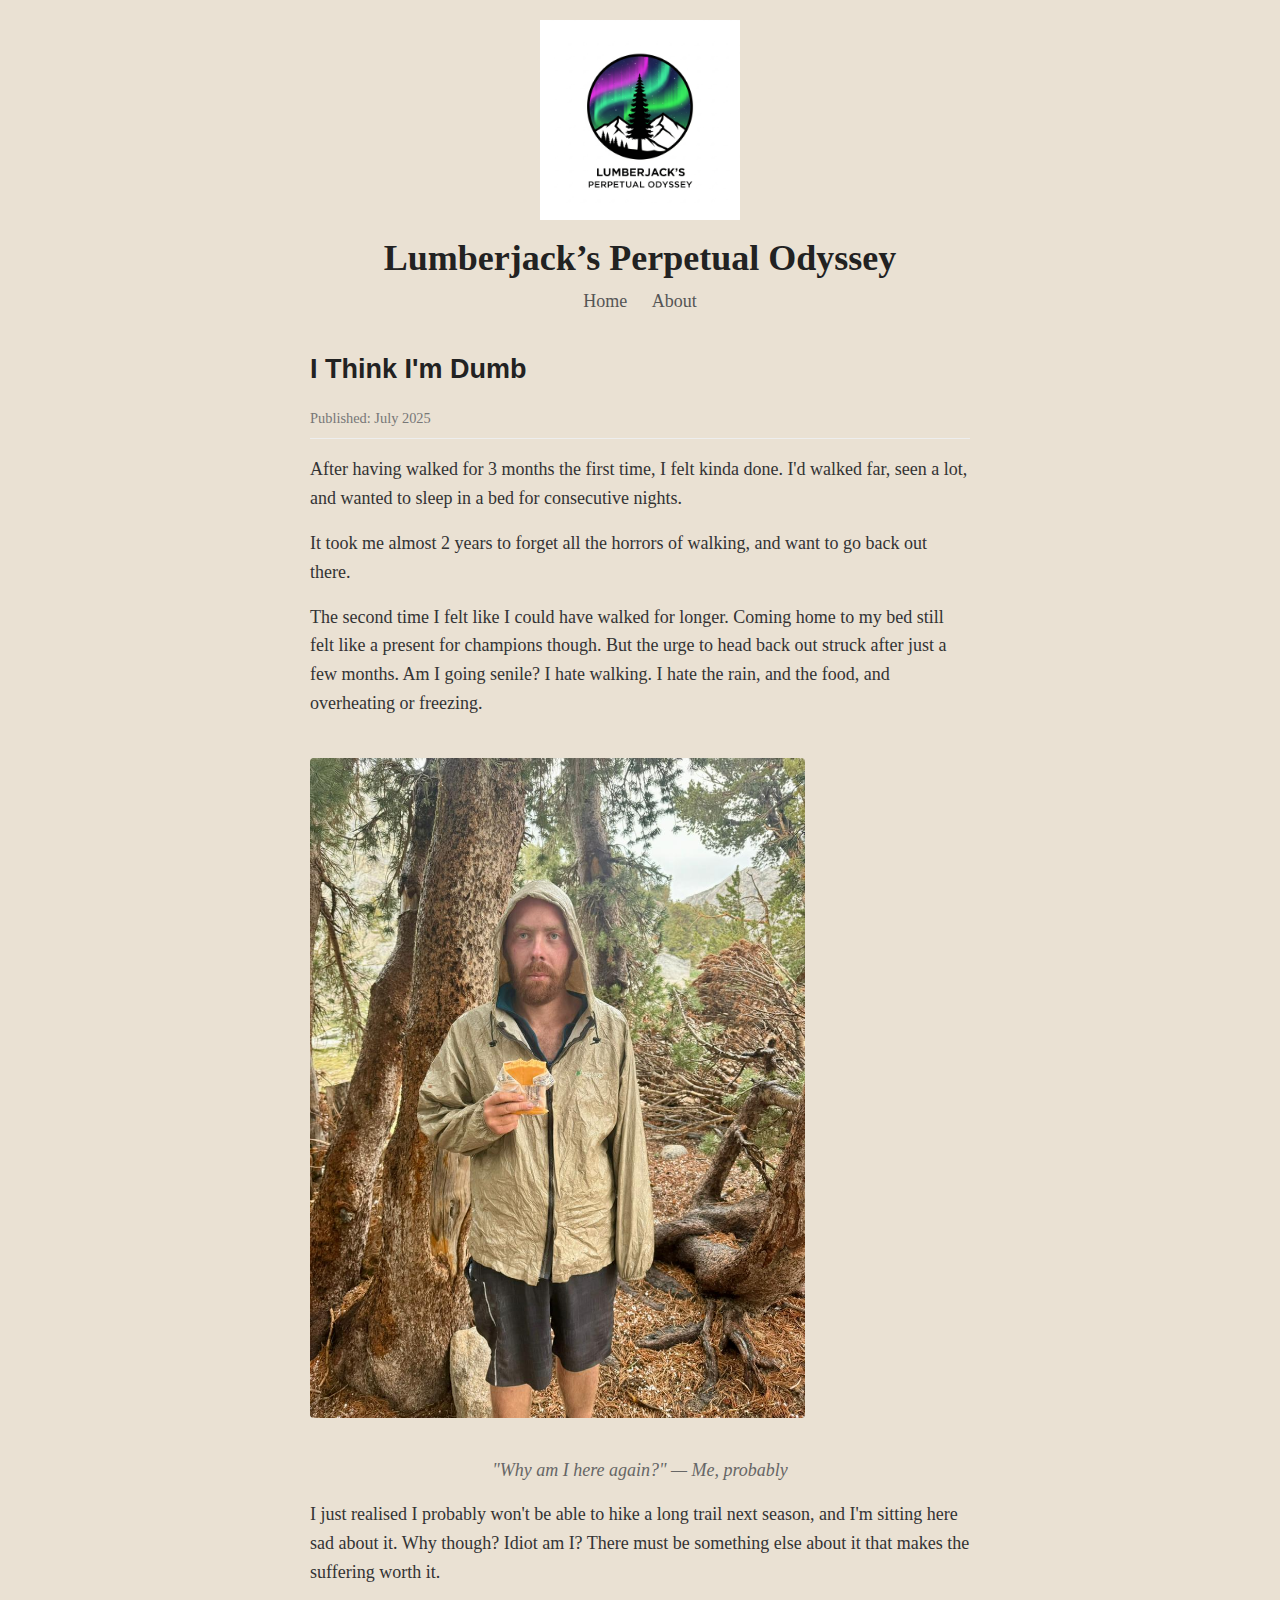
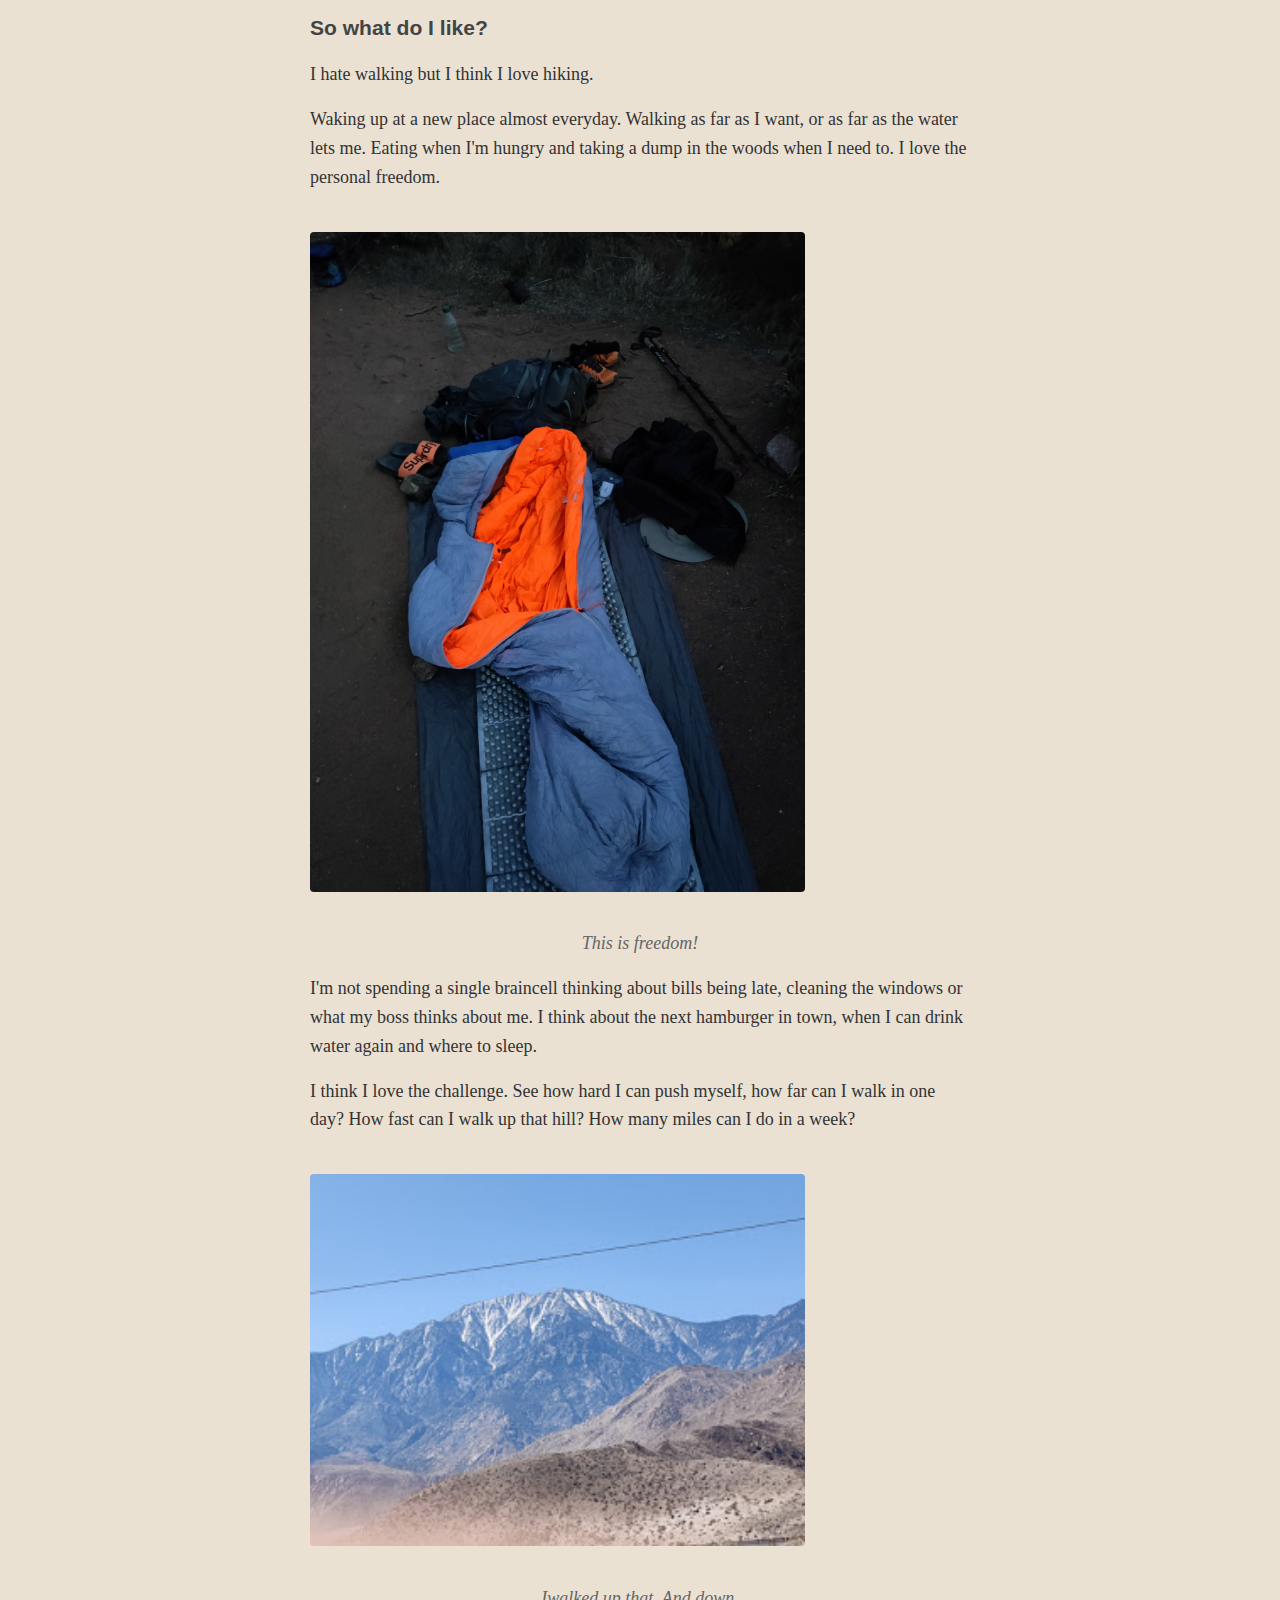
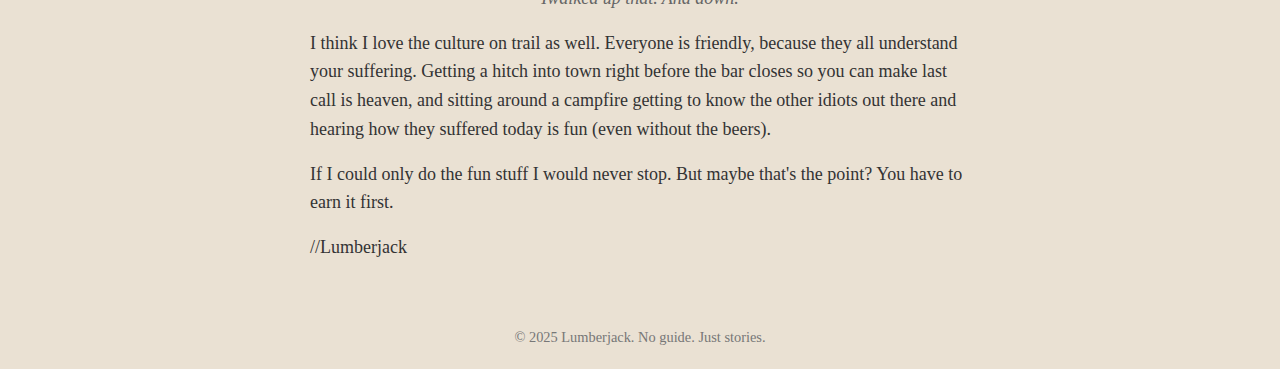
<file: posts/I-think_im_dumb.html>
<!DOCTYPE html>
<html lang="en">

<head>
    <meta charset="UTF-8" />
    <meta name="viewport" content="width=device-width, initial-scale=1.0" />
    <meta name="description" content="Why do I keep hiking if I hate walking? Lumberjack's existential trail crisis.">
    <title>I Think I'm Dumb - Lumberjack’s Perpetual Odyssey</title>
    <link rel="stylesheet" href="../css/style.css" />
</head>

<body>
    <header>
        <a href="../index.html"><img src="../Photos/Logos/LumberjackLogo.jpeg" alt="Logo of Lumberjack"
                height="200px"></a>
        <h1><a href="../index.html">Lumberjack’s Perpetual Odyssey</a></h1>
        <nav>
            <a href="../index.html">Home</a>
            <a href="../about-me.html">About</a>
        </nav>
    </header>

    <main class="post-content">
        <article>
            <h2>I Think I'm Dumb</h2>
            <p class="post-date">Published: July 2025</p>

            <p>After having walked for 3 months the first time, I felt kinda done. I'd walked far, seen a lot, and
                wanted to sleep in a bed for consecutive nights.</p>

            <p>It took me almost 2 years to forget all the horrors of walking, and want to go back out there.</p>

            <p>The second time I felt like I could have walked for longer. Coming home to my bed still felt like a
                present for champions though. But the urge to head back out struck after just a few months. Am I going
                senile? I hate walking. I hate the rain, and the food, and overheating or freezing.</p>

            <figure>
                <img src="../Photos\Not-scenery\Silver_pass_cheese.jpg" alt="Me being miserable in the rain"
                    class="image-medium">
                <figcaption>"Why am I here again?" — Me, probably</figcaption>
            </figure>

            <p>I just realised I probably won't be able to hike a long trail next season, and I'm sitting here sad about
                it. Why though? Idiot am I? There must be something else about it that makes the suffering worth it.</p>

            <h3>So what do I like?</h3>
            <p>I hate walking but I think I love hiking.</p>

            <p>Waking up at a new place almost everyday. Walking as far as I want, or as far as the water lets me.
                Eating when I'm hungry and taking a dump in the woods when I need to. I love the personal freedom.</p>


            <figure>
                <img src="../Photos\Not-scenery\COWBOY-CAMPING.jpg" alt="My sleep bag on the dirt" class="image-medium">
                <figcaption>This is freedom!</figcaption>
            </figure>

            <p>I'm not spending a single braincell thinking about bills being late, cleaning the windows or what my boss
                thinks about me. I think about the next hamburger in town, when I can drink water again and where to
                sleep.</p>

            <p>I think I love the challenge. See how hard I can push myself, how far can I walk in one day? How fast can
                I walk up that hill? How many miles can I do in a week?</p>

            <figure>
                <img src="../Photos\Desert\View_of_jacinto.jpg" alt="View of san Jacinto" class="image-medium">
                <figcaption>Iwalked up that. And down.</figcaption>
            </figure>

            <p>I think I love the culture on trail as well. Everyone is friendly, because they all understand your
                suffering. Getting a hitch into town right before the bar closes so you can make last call is heaven,
                and sitting around a campfire getting to know the other idiots out there and hearing how they suffered
                today is fun (even without the beers).</p>

            <p>If I could only do the fun stuff I would never stop. But maybe that's the point? You have to earn it
                first.</p>

            <p>//Lumberjack</p>
        </article>
    </main>

    <button class="back-to-top" onclick="window.scrollTo({top: 0, behavior: 'smooth'})">↑</button>
    <script>
        window.addEventListener('scroll', () => {
            const button = document.querySelector('.back-to-top');
            button.style.display = (window.scrollY > 500) ? 'block' : 'none';
        });
    </script>

    <footer>
        <p>&copy; 2025 Lumberjack. No guide. Just stories.</p>
    </footer>
</body>

</html>
</file>
<file: css/style.css>
/* Reset-ish */
* {
  box-sizing: border-box;
  margin: 0;
  padding: 0;
  font-family: 'Spectral', serif;
}


h1, h2, h3 {
  font-family: Arial, sans-serif;
}

hr {
  margin: 2rem 0;
  border: none;
  border-top: 1px solid #ccc;
}

body {
  font-family: 'Spectral', serif;
  line-height: 1.6;
  background-color: #eae1d3;
  color: #333;
  max-width: 800px;
  margin: 0 auto;
  padding: 20px;
  font-size: 18px;
}

header {
  text-align: center;
  margin-bottom: 2rem;
}

header h1 a {
  text-decoration: none;
  color: #222;
}

nav a {
  margin: 0 10px;
  text-decoration: none;
  color: #555;
  text-align: center;
}

main article {
  margin-bottom: 3rem;
}

main img {
  max-width: 100%;
  height: auto;
  margin-top: 1rem;
  border-radius: 4px;
}

footer {
  text-align: center;
  margin-top: 4rem;
  font-size: 0.9rem;
  color: #777;
}
.intro {
  text-align: center;
  margin-bottom: 2rem;
  font-style: italic;
  color: #444;
}

.post-list {
  display: flex;
  flex-direction: column;
  gap: 2rem;
}

.post-item {
  display: flex;
  gap: 1rem;
  border-bottom: 1px solid #eee;
  padding-bottom: 1rem;
  align-items: flex-start;
  text-decoration: none;
}

.post-item img {
  width: 100px;
  height: 100px;
  object-fit: cover;
  border-radius: 4px;
  flex-shrink: 0;
}

.post-item div {
  flex: 1;
}

.post-item h3 {
  margin: 0 0 0.5rem;
  color: #222;
}

.post-item p {
  margin: 0;
  color: #555;
  line-height: 1.4;
}

.post-item a {
  display: flex;
  gap: 1rem;
  text-decoration: none;
  color: inherit;
}

.post-item a:hover h3 {
  text-decoration: underline;
}

.post-content {
  max-width: 700px;
  margin: 0 auto;
  padding: 0 20px;
}

.post-content img {
  max-width: 100%;
  margin: 1.5rem 0;
  border-radius: 4px;
  object-fit: cover;
}

.post-date {
  font-size: 0.9rem;
  color: #777;
  margin-bottom: 1rem;
  border-bottom: 1px solid #eee;
  padding-bottom: 0.5rem;
}

.post-content h2 {
  margin-top: 2rem;
  margin-bottom: 1rem;
  color: #222;
}

.post-content h3 {
  margin-top: 1.5rem;
  margin-bottom: 0.5rem;
  color: #444;
}

.post-content p {
    margin: 1rem 0;
    line-height: 1.6;
}

#same-view {
    display: flex;
    justify-content: center; 
    gap: 15px;              
    width: 35%;            
    max-width: 1200px;      
    margin: 0 auto;      
}

/* Stil för en mellanstor bild i en artikel */
.image-medium {

    max-width: 500px;       /* Sätter en maxbredd. Bilden blir aldrig bredare än 500px. */
    width: 75%;             /* Gör att bilden anpassar sig och blir mindre på smala skärmar (t.ex. mobil) */
    height: auto;           /* Behåller bildens proportioner så den inte blir förvrängd */
    margin: 20px auto;      /* Centrerar bilden horisontellt och lägger till luft ovanför/under */
    border-radius: 8px;     /* Frivilligt: Ger bilden snyggt rundade hörn */
}

/* Anpassar bildtexten som hör till en figure-tagg */
figure figcaption {
    text-align: center;     /* Centrerar texten under bilden */
    font-style: italic;     /* Gör texten kursiv för att efterlikna en klassisk bildtext */
    color: #666;            /* Ger texten en lite ljusare grå färg */
    margin-top: 5px;        /* Lite luft mellan bild och text */
}

figure img {
  max-width: 100%;
  height: auto;
  border-radius: 8px;
}


a {
  color: #ecabab;
  text-decoration: none;
}

a:hover {
  text-decoration: underline;
}

@media (max-width: 600px) {
  .post-item {
    flex-direction: column;
    align-items: center;
    text-align: center;
  }

  .post-item img {
    width: 80%;
    height: auto;
  }
}

.back-to-top {
  position: fixed;
  bottom: 20px;
  right: 20px;
  background: #d7dab3;
  padding: 10px;
  border-radius: 50%;
  display: none;
}

.all-posts {
  margin-top: 3rem;
  padding-top: 2rem;
  border-top: 2px solid #ccc;
}

.all-posts h2 {
  margin-bottom: 1rem;
  font-size: 1.8rem;
  color: #222;
  text-align: center;
}

.all-posts ul {
  list-style: none;
  padding: 0;
  margin: 0 auto;
  max-width: 600px;
}

.all-posts li {
  margin: 0.8rem 0;
  padding: 0.5rem;  
  border-bottom: 1px solid #eee;
  text-align: center;
}

.all-posts li a {
  text-decoration: none;
  color: #333;
  font-size: 1.1rem;
  transition: color 0.2s ease;
}

.all-posts li a:hover {
  text-decoration: underline;
  color: #000;
}
</file>
